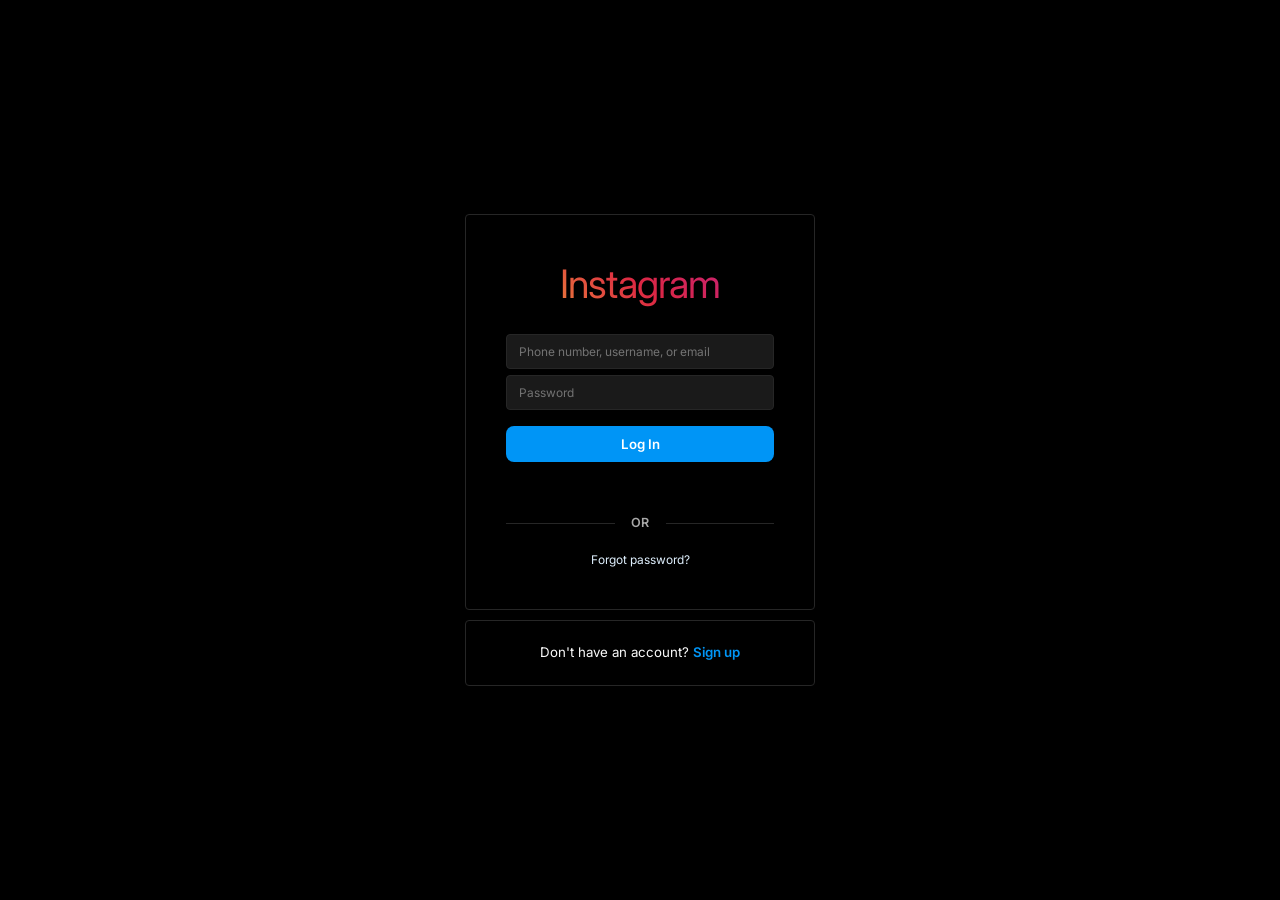
<file: Mini Instagram - Full Stack Social Media Platform/User/Frontend/index.html>
<!DOCTYPE html>
<html lang="en">
<head>
  <meta charset="UTF-8" />
  <meta name="viewport" content="width=device-width, initial-scale=1.0" />
  <meta name="description" content="Instagram Clone – Sign in or create an account to connect with friends, share photos and videos." />
  <title>Instagram – Login</title>
  <link rel="stylesheet" href="css/styles.css" />
</head>
<body>
  <div class="auth-page" id="auth-page">
    <div class="auth-container">
      <!-- Login Box -->
      <div class="auth-box" id="login-box">
        <div class="auth-logo">
          <div class="auth-logo-text">Instagram</div>
        </div>

        <form class="auth-form" id="login-form" autocomplete="off">
          <div class="auth-input-wrapper">
            <input type="text" id="login-email" placeholder=" " required />
            <label for="login-email">Phone number, username, or email</label>
          </div>
          <div class="auth-input-wrapper">
            <input type="password" id="login-password" placeholder=" " required minlength="8" />
            <label for="login-password">Password</label>
          </div>
          <button type="submit" class="auth-btn" id="login-btn">Log In</button>
          <div class="auth-error" id="login-error"></div>
        </form>

        <div class="auth-divider"><span>or</span></div>

        <p style="color: var(--text-link); font-size: 0.85rem; cursor: pointer; margin-top: 8px;">Forgot password?</p>
      </div>

      <div class="auth-switch-box">
        Don't have an account? <a id="show-register">Sign up</a>
      </div>

      <!-- Register Box (hidden by default) -->
      <div class="auth-box" id="register-box" style="display: none;">
        <div class="auth-logo">
          <div class="auth-logo-text">Instagram</div>
        </div>
        <p class="auth-subtitle">Sign up to see photos and videos from your friends.</p>

        <form class="auth-form" id="register-form" autocomplete="off">
          <div class="auth-input-wrapper">
            <input type="email" id="reg-email" placeholder=" " required />
            <label for="reg-email">Email</label>
          </div>
          <div class="auth-input-wrapper">
            <input type="text" id="reg-fullname" placeholder=" " required />
            <label for="reg-fullname">Full Name</label>
          </div>
          <div class="auth-input-wrapper">
            <input type="text" id="reg-username" placeholder=" " required />
            <label for="reg-username">Username</label>
          </div>
          <div class="auth-input-wrapper">
            <input type="tel" id="reg-phone" placeholder=" " />
            <label for="reg-phone">Phone Number</label>
          </div>
          <div class="auth-input-wrapper">
            <input type="date" id="reg-dob" placeholder=" " style="color-scheme: dark;" />
            <label for="reg-dob" style="top: 10px; font-size: 0.65rem; transform: translateY(0);">Date of Birth</label>
          </div>
          <div class="auth-input-wrapper">
            <input type="password" id="reg-password" placeholder=" " required minlength="8" />
            <label for="reg-password">Password</label>
          </div>
          <button type="submit" class="auth-btn" id="register-btn">Sign Up</button>
          <div class="auth-error" id="register-error"></div>
        </form>

        <p style="color: var(--text-tertiary); font-size: 0.75rem; margin-top: 12px; line-height: 1.5;">
          By signing up, you agree to our <span style="color: var(--text-link); cursor: pointer;">Terms</span>,
          <span style="color: var(--text-link); cursor: pointer;">Privacy Policy</span> and
          <span style="color: var(--text-link); cursor: pointer;">Cookies Policy</span>.
        </p>
      </div>

      <div class="auth-switch-box" id="register-switch-box" style="display: none;">
        Have an account? <a id="show-login">Log in</a>
      </div>
    </div>
  </div>

  <script src="js/data.js?v=13"></script>
  <script src="js/auth.js?v=13"></script>
</body>
</html>
</file>
<file: Mini Instagram - Full Stack Social Media Platform/User/Frontend/css/styles.css>
/* ============================================
   INSTAGRAM CLONE – DESIGN SYSTEM
   Dark mode, Instagram-authentic styling
   ============================================ */

@import url('https://fonts.googleapis.com/css2?family=Inter:wght@300;400;500;600;700&display=swap');

/* --- CSS Custom Properties --- */
:root {
  /* Colors – Instagram Dark Mode */
  --bg-primary: #000000;
  --bg-secondary: #121212;
  --bg-tertiary: #1a1a1a;
  --bg-elevated: #262626;
  --bg-hover: #1a1a1a;

  --text-primary: #fafafa;
  --text-secondary: #a8a8a8;
  --text-tertiary: #737373;
  --text-link: #e0f1ff;

  --border-color: #262626;
  --border-light: #363636;
  --separator: #1d1d1d;

  --accent-blue: #0095f6;
  --accent-blue-hover: #1877f2;
  --accent-red: #ed4956;
  --accent-green: #58c322;

  /* Instagram gradient */
  --gradient-ig: linear-gradient(45deg, #f09433, #e6683c, #dc2743, #cc2366, #bc1888);
  --gradient-ig-ring: conic-gradient(from 180deg, #f09433, #e6683c, #dc2743, #cc2366, #bc1888, #f09433);
  --gradient-story: linear-gradient(135deg, #feda75, #fa7e1e, #d62976, #962fbf, #4f5bd5);

  /* Sizing */
  --nav-height: 60px;
  --bottom-nav-height: 50px;
  --sidebar-width: 72px;
  --feed-width: 470px;
  --story-size: 64px;
  --avatar-sm: 32px;
  --avatar-md: 44px;
  --avatar-lg: 77px;
  --avatar-xl: 150px;

  /* Radius */
  --radius-sm: 4px;
  --radius-md: 8px;
  --radius-lg: 12px;
  --radius-xl: 16px;
  --radius-full: 9999px;

  /* Shadows */
  --shadow-sm: 0 1px 2px rgba(0,0,0,0.3);
  --shadow-md: 0 4px 12px rgba(0,0,0,0.4);
  --shadow-lg: 0 8px 30px rgba(0,0,0,0.5);
  --shadow-glow: 0 0 20px rgba(0,149,246,0.15);

  /* Transitions */
  --transition-fast: 150ms ease;
  --transition-base: 250ms ease;
  --transition-slow: 400ms cubic-bezier(0.25, 0.46, 0.45, 0.94);
}

/* --- Reset & Base --- */
*, *::before, *::after {
  margin: 0;
  padding: 0;
  box-sizing: border-box;
}

html {
  font-size: 14px;
  scroll-behavior: smooth;
  -webkit-font-smoothing: antialiased;
  -moz-osx-font-smoothing: grayscale;
}

body {
  font-family: 'Inter', -apple-system, BlinkMacSystemFont, 'Segoe UI', Roboto, sans-serif;
  background: var(--bg-primary);
  color: var(--text-primary);
  line-height: 1.5;
  overflow-x: hidden;
  min-height: 100vh;
}

a {
  color: inherit;
  text-decoration: none;
}

button {
  font-family: inherit;
  cursor: pointer;
  border: none;
  background: none;
  color: inherit;
  font-size: inherit;
}

input, textarea {
  font-family: inherit;
  font-size: inherit;
  color: var(--text-primary);
  background: transparent;
  border: none;
  outline: none;
}

img, video {
  display: block;
  max-width: 100%;
}

ul, ol {
  list-style: none;
}

/* --- Scrollbar --- */
::-webkit-scrollbar {
  width: 0;
  height: 0;
}

/* --- Utility Classes --- */
.visually-hidden {
  position: absolute;
  width: 1px;
  height: 1px;
  clip: rect(0 0 0 0);
  overflow: hidden;
}

.truncate {
  overflow: hidden;
  text-overflow: ellipsis;
  white-space: nowrap;
}

/* ============================================
   ANIMATIONS
   ============================================ */

@keyframes fadeIn {
  from { opacity: 0; }
  to { opacity: 1; }
}

@keyframes fadeInUp {
  from { opacity: 0; transform: translateY(20px); }
  to { opacity: 1; transform: translateY(0); }
}

@keyframes fadeInScale {
  from { opacity: 0; transform: scale(0.9); }
  to { opacity: 1; transform: scale(1); }
}

@keyframes slideUp {
  from { transform: translateY(100%); }
  to { transform: translateY(0); }
}

@keyframes slideDown {
  from { transform: translateY(-100%); }
  to { transform: translateY(0); }
}

@keyframes heartBurst {
  0% { transform: scale(0); opacity: 1; }
  50% { transform: scale(1.3); opacity: 1; }
  100% { transform: scale(1); opacity: 1; }
}

@keyframes heartFly {
  0% { transform: scale(0) rotate(0deg); opacity: 1; }
  50% { transform: scale(1.6) rotate(-5deg); opacity: 1; }
  100% { transform: scale(0) rotate(5deg); opacity: 0; }
}

@keyframes doubleTapHeart {
  0% { transform: translate(-50%, -50%) scale(0); opacity: 0; }
  15% { transform: translate(-50%, -50%) scale(1.2); opacity: 1; }
  30% { transform: translate(-50%, -50%) scale(0.95); opacity: 1; }
  45%, 80% { transform: translate(-50%, -50%) scale(1); opacity: 1; }
  100% { transform: translate(-50%, -50%) scale(0); opacity: 0; }
}

@keyframes storyRingRotate {
  from { transform: rotate(0deg); }
  to { transform: rotate(360deg); }
}

@keyframes shimmer {
  0% { background-position: -200% 0; }
  100% { background-position: 200% 0; }
}

@keyframes pulse {
  0%, 100% { opacity: 1; }
  50% { opacity: 0.5; }
}

@keyframes musicNote {
  0% { transform: translateY(0) rotate(0deg); opacity: 1; }
  100% { transform: translateY(-20px) rotate(20deg); opacity: 0; }
}

@keyframes spin {
  from { transform: rotate(0deg); }
  to { transform: rotate(360deg); }
}

@keyframes toastIn {
  from { transform: translateX(100%); opacity: 0; }
  to { transform: translateX(0); opacity: 1; }
}

@keyframes toastOut {
  from { transform: translateX(0); opacity: 1; }
  to { transform: translateX(100%); opacity: 0; }
}

/* ============================================
   AUTH PAGE (Login / Register)
   ============================================ */

.auth-page {
  min-height: 100vh;
  display: flex;
  align-items: center;
  justify-content: center;
  background: var(--bg-primary);
  padding: 20px;
}

.auth-container {
  width: 100%;
  max-width: 350px;
  animation: fadeInUp 0.6s ease;
}

.auth-box {
  background: var(--bg-primary);
  border: 1px solid var(--border-color);
  border-radius: var(--radius-sm);
  padding: 40px;
  margin-bottom: 10px;
  text-align: center;
}

.auth-logo {
  margin-bottom: 20px;
}

.auth-logo svg {
  width: 175px;
  height: 51px;
  fill: var(--text-primary);
}

.auth-logo-text {
  font-size: 2.8rem;
  font-weight: 400;
  background: var(--gradient-ig);
  -webkit-background-clip: text;
  -webkit-text-fill-color: transparent;
  background-clip: text;
  font-family: 'Instagram Sans', 'Inter', cursive;
  letter-spacing: -1px;
  margin-bottom: 8px;
}

.auth-subtitle {
  color: var(--text-secondary);
  font-size: 1.1rem;
  font-weight: 600;
  line-height: 1.4;
  margin-bottom: 24px;
}

.auth-form {
  display: flex;
  flex-direction: column;
  gap: 6px;
}

.auth-input-wrapper {
  position: relative;
  background: var(--bg-tertiary);
  border: 1px solid var(--border-color);
  border-radius: var(--radius-sm);
  transition: border-color var(--transition-fast);
}

.auth-input-wrapper:focus-within {
  border-color: var(--border-light);
}

.auth-input-wrapper input {
  width: 100%;
  padding: 14px 12px 4px;
  font-size: 0.85rem;
  background: transparent;
  color: var(--text-primary);
}

.auth-input-wrapper label {
  position: absolute;
  left: 12px;
  top: 50%;
  transform: translateY(-50%);
  color: var(--text-tertiary);
  font-size: 0.85rem;
  pointer-events: none;
  transition: all var(--transition-fast);
}

.auth-input-wrapper input:focus + label,
.auth-input-wrapper input:not(:placeholder-shown) + label {
  top: 10px;
  font-size: 0.65rem;
  transform: translateY(0);
}

.auth-btn {
  width: 100%;
  padding: 10px;
  margin-top: 10px;
  background: var(--accent-blue);
  color: #fff;
  font-weight: 600;
  font-size: 0.95rem;
  border-radius: var(--radius-md);
  transition: background var(--transition-fast), opacity var(--transition-fast);
  cursor: pointer;
  border: none;
}

.auth-btn:hover {
  background: var(--accent-blue-hover);
}

.auth-btn:disabled {
  opacity: 0.4;
  cursor: not-allowed;
}



.auth-divider {
  display: flex;
  align-items: center;
  gap: 16px;
  margin: 18px 0;
}

.auth-divider::before,
.auth-divider::after {
  content: '';
  flex: 1;
  height: 1px;
  background: var(--border-color);
}

.auth-divider span {
  color: var(--text-secondary);
  font-size: 0.9rem;
  font-weight: 600;
  text-transform: uppercase;
  letter-spacing: 0.5px;
}

.auth-switch-box {
  background: var(--bg-primary);
  border: 1px solid var(--border-color);
  border-radius: var(--radius-sm);
  padding: 22px 0;
  text-align: center;
  font-size: 0.95rem;
}

.auth-switch-box a {
  color: var(--accent-blue);
  font-weight: 600;
  cursor: pointer;
}

.auth-switch-box a:hover {
  color: var(--text-primary);
}

.auth-error {
  color: var(--accent-red);
  font-size: 0.85rem;
  margin-top: 8px;
  min-height: 20px;
}

/* ============================================
   TOP NAVIGATION BAR
   ============================================ */

.top-nav {
  position: fixed;
  top: 0;
  left: 0;
  right: 0;
  height: var(--nav-height);
  background: var(--bg-primary);
  border-bottom: 1px solid var(--border-color);
  display: flex;
  align-items: center;
  justify-content: space-between;
  padding: 0 16px;
  z-index: 100;
}

.top-nav__logo {
  font-size: 1.7rem;
  font-weight: 400;
  background: var(--gradient-ig);
  -webkit-background-clip: text;
  -webkit-text-fill-color: transparent;
  background-clip: text;
  letter-spacing: -0.5px;
  cursor: pointer;
}

.top-nav__actions {
  display: flex;
  align-items: center;
  gap: 16px;
}

.top-nav__actions button {
  position: relative;
  display: flex;
  align-items: center;
  justify-content: center;
  width: 24px;
  height: 24px;
  color: var(--text-primary);
  transition: transform var(--transition-fast);
}

.top-nav__actions button:hover {
  transform: scale(1.1);
}

.top-nav__actions button svg {
  width: 24px;
  height: 24px;
}

.notification-dot {
  position: absolute;
  top: -2px;
  right: -2px;
  width: 8px;
  height: 8px;
  background: var(--accent-red);
  border-radius: 50%;
  border: 2px solid var(--bg-primary);
}

/* ============================================
   BOTTOM NAVIGATION
   ============================================ */

.bottom-nav {
  position: fixed;
  bottom: 0;
  left: 0;
  right: 0;
  height: var(--bottom-nav-height);
  background: var(--bg-primary);
  border-top: 1px solid var(--border-color);
  display: flex;
  align-items: center;
  justify-content: space-around;
  z-index: 100;
  padding-bottom: env(safe-area-inset-bottom, 0);
}

.bottom-nav__item {
  display: flex;
  align-items: center;
  justify-content: center;
  width: 48px;
  height: 48px;
  color: var(--text-primary);
  transition: transform var(--transition-fast);
  position: relative;
}

.bottom-nav__item:hover {
  transform: scale(1.1);
}

.bottom-nav__item svg {
  width: 24px;
  height: 24px;
}

.bottom-nav__item.active svg {
  stroke-width: 2.5;
}

.bottom-nav__item--create {
  border: 1px solid var(--text-primary);
  border-radius: var(--radius-md);
  width: 28px;
  height: 28px;
}

.bottom-nav__avatar {
  width: 26px;
  height: 26px;
  border-radius: 50%;
  object-fit: cover;
  border: 2px solid transparent;
}

.bottom-nav__item.active .bottom-nav__avatar {
  border-color: var(--text-primary);
}

/* ============================================
   PAGE LAYOUT
   ============================================ */

.page {
  padding-top: var(--nav-height);
  padding-bottom: calc(var(--bottom-nav-height) + 10px);
  min-height: 100vh;
}

.feed-container {
  max-width: var(--feed-width);
  margin: 0 auto;
}

/* ============================================
   STORIES BAR
   ============================================ */

.stories-bar {
  display: flex;
  gap: 14px;
  padding: 16px 12px;
  overflow-x: auto;
  scrollbar-width: none;
  border-bottom: 1px solid var(--border-color);
}

.stories-bar::-webkit-scrollbar {
  display: none;
}

.story-item {
  display: flex;
  flex-direction: column;
  align-items: center;
  gap: 6px;
  cursor: pointer;
  flex-shrink: 0;
}

.story-ring {
  width: calc(var(--story-size) + 6px);
  height: calc(var(--story-size) + 6px);
  border-radius: 50%;
  padding: 3px;
  background: var(--gradient-story);
  transition: transform var(--transition-fast);
}

.story-ring:hover {
  transform: scale(1.05);
}

.story-ring.seen {
  background: var(--border-light);
}

.story-ring__inner {
  width: 100%;
  height: 100%;
  border-radius: 50%;
  border: 3px solid var(--bg-primary);
  overflow: hidden;
}

.story-ring__inner img {
  width: 100%;
  height: 100%;
  object-fit: cover;
}

.story-item__name {
  font-size: 0.75rem;
  color: var(--text-secondary);
  max-width: 70px;
  text-align: center;
  overflow: hidden;
  text-overflow: ellipsis;
  white-space: nowrap;
}

.story-item--add .story-ring {
  background: none;
  border: 1px solid var(--border-color);
  position: relative;
}

.story-item--add .story-ring::after {
  content: '+';
  position: absolute;
  bottom: -2px;
  right: -2px;
  width: 20px;
  height: 20px;
  background: var(--accent-blue);
  color: #fff;
  border-radius: 50%;
  border: 2px solid var(--bg-primary);
  display: flex;
  align-items: center;
  justify-content: center;
  font-size: 0.9rem;
  font-weight: 700;
}

/* ============================================
   POST CARD
   ============================================ */

.post-card {
  border-bottom: 1px solid var(--border-color);
  padding-bottom: 12px;
  margin-bottom: 12px;
  animation: fadeInUp 0.5s ease;
}

.post-card__header {
  display: flex;
  align-items: center;
  padding: 10px 12px;
  gap: 10px;
}

.post-card__avatar {
  width: var(--avatar-md);
  height: var(--avatar-md);
  border-radius: 50%;
  object-fit: cover;
  flex-shrink: 0;
  cursor: pointer;
}

.post-card__user-info {
  flex: 1;
  min-width: 0;
}

.post-card__username {
  font-weight: 600;
  font-size: 0.95rem;
  cursor: pointer;
}

.post-card__username:hover {
  opacity: 0.7;
}

.post-card__location {
  font-size: 0.8rem;
  color: var(--text-secondary);
}

.post-card__more {
  color: var(--text-primary);
  padding: 8px;
}

.post-card__more svg {
  width: 24px;
  height: 24px;
}

.post-card__image-wrapper {
  position: relative;
  width: 100%;
  background: var(--bg-secondary);
  cursor: pointer;
}

.post-card__image-wrapper img {
  width: 100%;
  aspect-ratio: 1;
  object-fit: cover;
}

.post-card__double-tap-heart {
  position: absolute;
  top: 50%;
  left: 50%;
  transform: translate(-50%, -50%) scale(0);
  width: 80px;
  height: 80px;
  pointer-events: none;
  filter: drop-shadow(0 2px 8px rgba(0,0,0,0.5));
}

.post-card__double-tap-heart.animate {
  animation: doubleTapHeart 1s ease forwards;
}

.post-card__actions {
  display: flex;
  align-items: center;
  padding: 6px 12px;
  gap: 14px;
}

.post-card__actions button {
  display: flex;
  align-items: center;
  justify-content: center;
  padding: 6px 0;
  color: var(--text-primary);
  transition: transform var(--transition-fast), color var(--transition-fast);
}

.post-card__actions button:hover {
  opacity: 0.7;
  transform: scale(1.1);
}

.post-card__actions button svg {
  width: 24px;
  height: 24px;
}

.post-card__actions .spacer {
  flex: 1;
}

.post-card__actions .liked svg {
  fill: var(--accent-red);
  color: var(--accent-red);
  animation: heartBurst 0.4s ease;
}

.post-card__actions .saved svg {
  fill: var(--text-primary);
}

.post-card__likes {
  padding: 0 12px;
  font-weight: 600;
  font-size: 0.95rem;
  margin-bottom: 4px;
}

.post-card__caption {
  padding: 0 12px;
  margin-bottom: 4px;
  font-size: 0.95rem;
  line-height: 1.4;
}

.post-card__caption strong {
  font-weight: 600;
  cursor: pointer;
  margin-right: 4px;
}

.post-card__view-comments {
  padding: 0 12px;
  color: var(--text-tertiary);
  font-size: 0.95rem;
  cursor: pointer;
  margin-bottom: 4px;
}

.post-card__time {
  padding: 0 12px;
  color: var(--text-tertiary);
  font-size: 0.7rem;
  text-transform: uppercase;
  letter-spacing: 0.3px;
}

.post-card__add-comment {
  display: flex;
  align-items: center;
  padding: 10px 12px;
  gap: 10px;
  border-top: 1px solid var(--border-color);
  margin-top: 8px;
}

.post-card__add-comment img {
  width: 28px;
  height: 28px;
  border-radius: 50%;
  object-fit: cover;
}

.post-card__add-comment input {
  flex: 1;
  font-size: 0.95rem;
  color: var(--text-primary);
}

.post-card__add-comment input::placeholder {
  color: var(--text-tertiary);
}

.post-card__add-comment button {
  color: var(--accent-blue);
  font-weight: 600;
  font-size: 0.95rem;
  opacity: 0.5;
  transition: opacity var(--transition-fast);
}

.post-card__add-comment button.active {
  opacity: 1;
  cursor: pointer;
}

/* ============================================
   COMMENTS MODAL
   ============================================ */

.modal-overlay {
  position: fixed;
  inset: 0;
  background: rgba(0,0,0,0.7);
  z-index: 200;
  display: flex;
  align-items: center;
  justify-content: center;
  animation: fadeIn 0.2s ease;
  backdrop-filter: blur(4px);
}

.modal-overlay.hidden {
  display: none;
}

.comments-modal {
  background: var(--bg-secondary);
  border-radius: var(--radius-xl);
  width: 90%;
  max-width: 420px;
  max-height: 80vh;
  display: flex;
  flex-direction: column;
  animation: fadeInScale 0.3s ease;
  overflow: hidden;
}

.comments-modal__header {
  display: flex;
  align-items: center;
  justify-content: center;
  padding: 14px 16px;
  border-bottom: 1px solid var(--border-color);
  position: relative;
}

.comments-modal__header h3 {
  font-size: 1.1rem;
  font-weight: 700;
}

.comments-modal__close {
  position: absolute;
  right: 16px;
  font-size: 1.4rem;
  color: var(--text-primary);
}

.comments-modal__list {
  flex: 1;
  overflow-y: auto;
  padding: 12px 16px;
}

.comment-item {
  display: flex;
  gap: 12px;
  margin-bottom: 16px;
  animation: fadeInUp 0.3s ease;
}

.comment-item__avatar {
  width: 32px;
  height: 32px;
  border-radius: 50%;
  object-fit: cover;
  flex-shrink: 0;
}

.comment-item__body {
  flex: 1;
}

.comment-item__username {
  font-weight: 600;
  font-size: 0.9rem;
  margin-right: 6px;
}

.comment-item__text {
  font-size: 0.9rem;
  line-height: 1.4;
}

.comment-item__time {
  font-size: 0.75rem;
  color: var(--text-tertiary);
  margin-top: 4px;
}

.comment-item__like {
  flex-shrink: 0;
  align-self: center;
  color: var(--text-tertiary);
}

.comment-item__like svg {
  width: 14px;
  height: 14px;
}

.comments-modal__input {
  display: flex;
  align-items: center;
  padding: 12px 16px;
  border-top: 1px solid var(--border-color);
  gap: 12px;
}

.comments-modal__input img {
  width: 32px;
  height: 32px;
  border-radius: 50%;
}

.comments-modal__input input {
  flex: 1;
  font-size: 0.95rem;
}

.comments-modal__input input::placeholder {
  color: var(--text-tertiary);
}

.comments-modal__input button {
  color: var(--accent-blue);
  font-weight: 600;
  opacity: 0.5;
}

.comments-modal__input button.active {
  opacity: 1;
}

/* ============================================
   EXPLORE PAGE
   ============================================ */

.explore-search {
  position: sticky;
  top: var(--nav-height);
  z-index: 50;
  padding: 10px 12px;
  background: var(--bg-primary);
}

.explore-search__input {
  width: 100%;
  padding: 10px 16px 10px 40px;
  background: var(--bg-elevated);
  border-radius: var(--radius-md);
  color: var(--text-primary);
  font-size: 1rem;
  border: none;
  outline: none;
  transition: background var(--transition-fast);
}

.explore-search__input::placeholder {
  color: var(--text-tertiary);
}

.explore-search__input:focus {
  background: var(--bg-tertiary);
}

.explore-search__icon {
  position: absolute;
  left: 24px;
  top: 50%;
  transform: translateY(-50%);
  color: var(--text-tertiary);
  pointer-events: none;
}

.explore-search__icon svg {
  width: 16px;
  height: 16px;
}

.explore-search {
  position: relative;
}

.explore-grid {
  display: grid;
  grid-template-columns: repeat(3, 1fr);
  gap: 2px;
  padding: 2px;
}

.explore-grid__item {
  position: relative;
  aspect-ratio: 1;
  overflow: hidden;
  cursor: pointer;
  background: var(--bg-secondary);
}

.explore-grid__item.large {
  grid-column: span 2;
  grid-row: span 2;
}

.explore-grid__item img {
  width: 100%;
  height: 100%;
  object-fit: cover;
  transition: transform var(--transition-base), filter var(--transition-base);
}

.explore-grid__item:hover img {
  transform: scale(1.05);
  filter: brightness(0.7);
}

.explore-grid__overlay {
  position: absolute;
  inset: 0;
  display: flex;
  align-items: center;
  justify-content: center;
  gap: 24px;
  opacity: 0;
  transition: opacity var(--transition-base);
  background: rgba(0,0,0,0.3);
}

.explore-grid__item:hover .explore-grid__overlay {
  opacity: 1;
}

.explore-grid__stat {
  display: flex;
  align-items: center;
  gap: 6px;
  color: #fff;
  font-weight: 700;
  font-size: 1rem;
}

.explore-grid__stat svg {
  width: 20px;
  height: 20px;
  fill: #fff;
}

.explore-grid__item--reel::after {
  content: '';
  position: absolute;
  top: 8px;
  right: 8px;
  width: 20px;
  height: 20px;
  background: url("data:image/svg+xml,%3Csvg xmlns='http://www.w3.org/2000/svg' fill='white' viewBox='0 0 24 24'%3E%3Cpath d='M12 2C6.48 2 2 6.48 2 12s4.48 10 10 10 10-4.48 10-10S17.52 2 12 2zm-2 14.5v-9l6 4.5-6 4.5z'/%3E%3C/svg%3E") no-repeat center / contain;
  filter: drop-shadow(0 1px 4px rgba(0,0,0,0.5));
}

.explore-grid__item--multi::after {
  content: '';
  position: absolute;
  top: 8px;
  right: 8px;
  width: 20px;
  height: 20px;
  background: url("data:image/svg+xml,%3Csvg xmlns='http://www.w3.org/2000/svg' fill='white' viewBox='0 0 24 24'%3E%3Cpath d='M18 2H8a2 2 0 00-2 2v12a2 2 0 002 2h10a2 2 0 002-2V4a2 2 0 00-2-2zm-4 14H4V6h2v10a2 2 0 002 2h6v-2z'/%3E%3C/svg%3E") no-repeat center / contain;
  filter: drop-shadow(0 1px 4px rgba(0,0,0,0.5));
}

/* ============================================
   REELS PAGE
   ============================================ */

.reels-page {
  padding-top: 0;
}

.reels-page .top-nav {
  background: transparent;
  border: none;
  pointer-events: none;
  z-index: 101;
}

.reels-page .top-nav > * {
  pointer-events: auto;
}

.reels-container {
  height: 100vh;
  max-width: var(--feed-width);
  margin: 0 auto;
  overflow-y: scroll;
  scroll-snap-type: y mandatory;
  scroll-behavior: smooth;
  background-color: var(--bg-primary); /* Ensure background is solid behind reels */
}

.reel-item {
  height: 100vh;
  scroll-snap-align: start;
  position: relative;
  display: flex;
  align-items: center;
  justify-content: center;
  background: var(--bg-primary);
  overflow: hidden;
}

.reel-item__media {
  position: absolute;
  inset: 0;
  width: 100%;
  height: 100%;
  object-fit: cover;
}

.reel-item__gradient {
  position: absolute;
  inset: 0;
  background: linear-gradient(transparent 60%, rgba(0,0,0,0.8));
  pointer-events: none;
}

.reel-item__content {
  position: absolute;
  bottom: calc(var(--bottom-nav-height) + 16px);
  left: 12px;
  right: 64px;
  z-index: 10;
}

.reel-item__user {
  display: flex;
  align-items: center;
  gap: 10px;
  margin-bottom: 10px;
}

.reel-item__avatar {
  width: 36px;
  height: 36px;
  border-radius: 50%;
  object-fit: cover;
  border: 2px solid #fff;
}

.reel-item__username {
  font-weight: 700;
  font-size: 0.95rem;
  color: #fff;
  text-shadow: 0 1px 4px rgba(0,0,0,0.5);
}

.reel-item__follow-btn {
  padding: 4px 14px;
  border: 1px solid #fff;
  border-radius: var(--radius-md);
  color: #fff;
  font-weight: 600;
  font-size: 0.85rem;
  transition: all var(--transition-fast);
}

.reel-item__follow-btn:hover {
  background: #fff;
  color: #000;
}

.reel-item__caption {
  color: #fff;
  font-size: 0.9rem;
  line-height: 1.4;
  margin-bottom: 10px;
  text-shadow: 0 1px 4px rgba(0,0,0,0.5);
  display: -webkit-box;
  -webkit-line-clamp: 2;
  -webkit-box-orient: vertical;
  overflow: hidden;
}

.reel-item__audio {
  display: flex;
  align-items: center;
  gap: 8px;
  color: #fff;
  font-size: 0.85rem;
  text-shadow: 0 1px 4px rgba(0,0,0,0.5);
}

.reel-item__audio-icon {
  display: flex;
  animation: pulse 1.5s ease infinite;
}

.reel-item__audio-icon svg {
  width: 14px;
  height: 14px;
}

.reel-item__actions {
  position: absolute;
  bottom: calc(var(--bottom-nav-height) + 20px);
  right: 12px;
  display: flex;
  flex-direction: column;
  align-items: center;
  gap: 20px;
  z-index: 10;
}

.reel-action {
  display: flex;
  flex-direction: column;
  align-items: center;
  gap: 4px;
  color: #fff;
  cursor: pointer;
  transition: transform var(--transition-fast);
}

.reel-action:hover {
  transform: scale(1.15);
}

.reel-action svg {
  width: 28px;
  height: 28px;
  filter: drop-shadow(0 1px 4px rgba(0,0,0,0.5));
}

.reel-action__count {
  font-size: 0.75rem;
  font-weight: 600;
  text-shadow: 0 1px 4px rgba(0,0,0,0.5);
}

.reel-action.liked svg {
  fill: var(--accent-red);
  color: var(--accent-red);
}

.reel-item__audio-disc {
  width: 36px;
  height: 36px;
  border-radius: 50%;
  border: 2px solid #444;
  overflow: hidden;
  animation: spin 3s linear infinite;
}

.reel-item__audio-disc img {
  width: 100%;
  height: 100%;
  object-fit: cover;
}

/* ============================================
   PROFILE PAGE
   ============================================ */

.profile-header {
  padding: 20px 16px 0;
}

.profile-header__top {
  display: flex;
  align-items: center;
  gap: 24px;
  margin-bottom: 16px;
}

.profile-header__avatar-wrapper {
  flex-shrink: 0;
}

.profile-header__avatar {
  width: var(--avatar-xl);
  height: var(--avatar-xl);
  border-radius: 50%;
  object-fit: cover;
  border: 3px solid var(--border-color);
}

.profile-header__info {
  flex: 1;
  min-width: 0;
}

.profile-header__username-row {
  display: flex;
  align-items: center;
  gap: 12px;
  margin-bottom: 16px;
  flex-wrap: wrap;
}

.profile-header__username {
  font-size: 1.4rem;
  font-weight: 400;
}

.profile-header__verified {
  color: var(--accent-blue);
}

.profile-header__verified svg {
  width: 18px;
  height: 18px;
}

.profile-edit-btn {
  padding: 7px 16px;
  background: var(--bg-elevated);
  border-radius: var(--radius-md);
  font-weight: 600;
  font-size: 0.9rem;
  transition: background var(--transition-fast);
}

.profile-edit-btn:hover {
  background: var(--border-light);
}

.profile-share-btn {
  padding: 7px 16px;
  background: var(--bg-elevated);
  border-radius: var(--radius-md);
  font-weight: 600;
  font-size: 0.9rem;
  transition: background var(--transition-fast);
}

.profile-share-btn:hover {
  background: var(--border-light);
}

.profile-settings-btn {
  color: var(--text-primary);
}

.profile-settings-btn svg {
  width: 24px;
  height: 24px;
}

.profile-header__stats {
  display: flex;
  gap: 28px;
  margin-bottom: 4px;
}

.profile-stat {
  text-align: center;
  cursor: pointer;
}

.profile-stat__count {
  font-weight: 700;
  font-size: 1.1rem;
}

.profile-stat__label {
  color: var(--text-secondary);
  font-size: 0.9rem;
}

.profile-header__bio {
  padding: 0 16px 16px;
}

.profile-header__fullname {
  font-weight: 600;
  font-size: 0.95rem;
  margin-bottom: 2px;
}

.profile-header__bio-text {
  font-size: 0.95rem;
  line-height: 1.4;
  color: var(--text-primary);
  white-space: pre-line;
}

.profile-header__bio-link {
  color: var(--text-link);
  font-weight: 500;
}

/* Story highlights */
.profile-highlights {
  display: flex;
  gap: 16px;
  padding: 10px 16px 20px;
  overflow-x: auto;
  scrollbar-width: none;
}

.profile-highlights::-webkit-scrollbar {
  display: none;
}

.profile-highlight {
  display: flex;
  flex-direction: column;
  align-items: center;
  gap: 6px;
  flex-shrink: 0;
  cursor: pointer;
}

.profile-highlight__circle {
  width: 64px;
  height: 64px;
  border-radius: 50%;
  border: 1px solid var(--border-light);
  overflow: hidden;
  display: flex;
  align-items: center;
  justify-content: center;
  background: var(--bg-tertiary);
}

.profile-highlight__circle img {
  width: 100%;
  height: 100%;
  object-fit: cover;
}

.profile-highlight__name {
  font-size: 0.75rem;
  color: var(--text-secondary);
  max-width: 64px;
  text-align: center;
  overflow: hidden;
  text-overflow: ellipsis;
  white-space: nowrap;
}

.profile-highlight--add .profile-highlight__circle {
  font-size: 2rem;
  font-weight: 300;
  color: var(--text-primary);
}

/* Profile Tabs */
.profile-tabs {
  display: flex;
  border-top: 1px solid var(--border-color);
}

.profile-tab {
  flex: 1;
  display: flex;
  align-items: center;
  justify-content: center;
  padding: 14px 0;
  color: var(--text-tertiary);
  border-top: 1px solid transparent;
  margin-top: -1px;
  transition: color var(--transition-fast);
  cursor: pointer;
}

.profile-tab.active {
  color: var(--text-primary);
  border-top-color: var(--text-primary);
}

.profile-tab svg {
  width: 12px;
  height: 12px;
}

/* Profile Grid */
.profile-grid {
  display: grid;
  grid-template-columns: repeat(3, 1fr);
  gap: 2px;
}

.profile-grid__item {
  aspect-ratio: 1;
  position: relative;
  cursor: pointer;
  overflow: hidden;
  background: var(--bg-secondary);
}

.profile-grid__item img {
  width: 100%;
  height: 100%;
  object-fit: cover;
  transition: filter var(--transition-base);
}

.profile-grid__item:hover img {
  filter: brightness(0.7);
}

.profile-grid__item-overlay {
  position: absolute;
  inset: 0;
  display: flex;
  align-items: center;
  justify-content: center;
  gap: 20px;
  opacity: 0;
  transition: opacity var(--transition-base);
}

.profile-grid__item:hover .profile-grid__item-overlay {
  opacity: 1;
}

.profile-grid__item-stat {
  display: flex;
  align-items: center;
  gap: 4px;
  color: #fff;
  font-weight: 700;
  font-size: 0.9rem;
}

.profile-grid__item-stat svg {
  width: 18px;
  height: 18px;
  fill: #fff;
}

/* ============================================
   MESSAGES PAGE
   ============================================ */

.messages-layout {
  display: flex;
  height: calc(100vh - var(--nav-height) - var(--bottom-nav-height));
}

.messages-sidebar {
  width: 100%;
  max-width: 400px;
  border-right: 1px solid var(--border-color);
  display: flex;
  flex-direction: column;
}

.messages-sidebar__header {
  display: flex;
  align-items: center;
  justify-content: space-between;
  padding: 16px;
  border-bottom: 1px solid var(--border-color);
}

.messages-sidebar__header h2 {
  font-size: 1.3rem;
  font-weight: 700;
}

.messages-sidebar__new-btn svg {
  width: 24px;
  height: 24px;
}

.messages-tabs {
  display: flex;
  padding: 4px 16px;
  gap: 4px;
  border-bottom: 1px solid var(--border-color);
}

.messages-tab {
  padding: 10px 16px;
  font-weight: 600;
  font-size: 0.95rem;
  color: var(--text-tertiary);
  border-radius: var(--radius-md);
  transition: all var(--transition-fast);
}

.messages-tab.active {
  color: var(--text-primary);
  background: var(--bg-elevated);
}

.messages-list {
  flex: 1;
  overflow-y: auto;
}

.message-preview {
  display: flex;
  align-items: center;
  gap: 12px;
  padding: 10px 16px;
  cursor: pointer;
  transition: background var(--transition-fast);
}

.message-preview:hover {
  background: var(--bg-hover);
}

.message-preview.active {
  background: var(--bg-elevated);
}

.message-preview.unread {
  background: var(--bg-tertiary);
}

.message-preview__avatar {
  width: 56px;
  height: 56px;
  border-radius: 50%;
  object-fit: cover;
  flex-shrink: 0;
  position: relative;
}

.message-preview__online-dot {
  position: absolute;
  bottom: 2px;
  right: 2px;
  width: 12px;
  height: 12px;
  background: var(--accent-green);
  border-radius: 50%;
  border: 2px solid var(--bg-primary);
}

.message-preview__info {
  flex: 1;
  min-width: 0;
}

.message-preview__name {
  font-weight: 400;
  font-size: 0.95rem;
  margin-bottom: 2px;
}

.message-preview.unread .message-preview__name {
  font-weight: 700;
}

.message-preview__last-msg {
  color: var(--text-tertiary);
  font-size: 0.9rem;
  overflow: hidden;
  text-overflow: ellipsis;
  white-space: nowrap;
}

.message-preview__unread-dot {
  width: 8px;
  height: 8px;
  background: var(--accent-blue);
  border-radius: 50%;
  flex-shrink: 0;
}

/* Chat area */
.messages-chat {
  flex: 1;
  display: flex;
  flex-direction: column;
  min-width: 0;
}

.messages-chat__header {
  display: flex;
  align-items: center;
  gap: 12px;
  padding: 16px;
  border-bottom: 1px solid var(--border-color);
}

.messages-chat__avatar {
  width: 44px;
  height: 44px;
  border-radius: 50%;
  object-fit: cover;
}

.messages-chat__name {
  font-weight: 600;
  font-size: 1rem;
}

.messages-chat__status {
  font-size: 0.8rem;
  color: var(--text-tertiary);
}

.messages-chat__body {
  flex: 1;
  overflow-y: auto;
  padding: 16px;
  display: flex;
  flex-direction: column;
  gap: 8px;
}

.chat-bubble {
  max-width: 65%;
  padding: 10px 14px;
  border-radius: 18px;
  font-size: 0.95rem;
  line-height: 1.4;
  animation: fadeInUp 0.2s ease;
}

.chat-bubble--sent {
  align-self: flex-end;
  background: var(--accent-blue);
  color: #fff;
  border-bottom-right-radius: 4px;
}

.chat-bubble--received {
  align-self: flex-start;
  background: var(--bg-elevated);
  color: var(--text-primary);
  border-bottom-left-radius: 4px;
}

.chat-bubble__time {
  font-size: 0.7rem;
  color: rgba(255,255,255,0.6);
  margin-top: 4px;
  text-align: right;
}

.chat-bubble--received .chat-bubble__time {
  color: var(--text-tertiary);
}

.messages-chat__input-bar {
  display: flex;
  align-items: center;
  gap: 12px;
  padding: 12px 16px;
  border-top: 1px solid var(--border-color);
}

.messages-chat__input-bar input {
  flex: 1;
  padding: 10px 16px;
  background: var(--bg-elevated);
  border: 1px solid var(--border-color);
  border-radius: var(--radius-full);
  color: var(--text-primary);
  font-size: 0.95rem;
}

.messages-chat__input-bar input::placeholder {
  color: var(--text-tertiary);
}

.messages-chat__input-bar button {
  color: var(--accent-blue);
  font-weight: 600;
  font-size: 1rem;
}

.messages-chat__empty {
  flex: 1;
  display: flex;
  flex-direction: column;
  align-items: center;
  justify-content: center;
  gap: 12px;
  color: var(--text-tertiary);
}

.messages-chat__empty-icon {
  width: 80px;
  height: 80px;
  border-radius: 50%;
  border: 3px solid var(--text-tertiary);
  display: flex;
  align-items: center;
  justify-content: center;
}

.messages-chat__empty-icon svg {
  width: 40px;
  height: 40px;
}

.messages-chat__empty h3 {
  color: var(--text-primary);
  font-size: 1.3rem;
}

.messages-chat__empty p {
  font-size: 0.95rem;
}

.messages-chat__empty button {
  margin-top: 8px;
  padding: 8px 20px;
  background: var(--accent-blue);
  color: #fff;
  border-radius: var(--radius-md);
  font-weight: 600;
}

/* ============================================
   CREATE POST MODAL
   ============================================ */

.create-modal {
  background: var(--bg-secondary);
  border-radius: var(--radius-xl);
  width: 90%;
  max-width: 500px;
  animation: fadeInScale 0.3s ease;
  overflow: hidden;
}

.create-modal__header {
  display: flex;
  align-items: center;
  justify-content: space-between;
  padding: 14px 16px;
  border-bottom: 1px solid var(--border-color);
}

.create-modal__header h3 {
  font-size: 1.1rem;
  font-weight: 700;
  flex: 1;
  text-align: center;
}

.create-modal__header button {
  color: var(--accent-blue);
  font-weight: 600;
}

.create-modal__body {
  padding: 24px;
  text-align: center;
}

.create-modal__upload-area {
  border: 2px dashed var(--border-light);
  border-radius: var(--radius-lg);
  padding: 48px 24px;
  display: flex;
  flex-direction: column;
  align-items: center;
  gap: 16px;
  cursor: pointer;
  transition: border-color var(--transition-fast), background var(--transition-fast);
}

.create-modal__upload-area:hover {
  border-color: var(--accent-blue);
  background: rgba(0,149,246,0.05);
}

.create-modal__upload-area svg {
  width: 64px;
  height: 64px;
  color: var(--text-secondary);
}

.create-modal__upload-area p {
  color: var(--text-secondary);
  font-size: 1.1rem;
}

.create-modal__upload-btn {
  padding: 8px 20px;
  background: var(--accent-blue);
  color: #fff;
  border-radius: var(--radius-md);
  font-weight: 600;
}

/* ============================================
   STORY VIEWER
   ============================================ */

.story-viewer {
  position: fixed;
  inset: 0;
  background: #000;
  z-index: 300;
  display: flex;
  align-items: center;
  justify-content: center;
  animation: fadeIn 0.3s ease;
}

.story-viewer.hidden {
  display: none;
}

.story-viewer__close {
  position: absolute;
  top: 16px;
  right: 16px;
  color: #fff;
  font-size: 1.8rem;
  z-index: 400;
  cursor: pointer;
  background: none;
  border: none;
  padding: 8px;
}

.story-viewer__delete {
  position: absolute;
  top: 16px;
  right: 56px;
  color: #fff;
  z-index: 400;
  cursor: pointer;
  background: none;
  border: none;
  padding: 8px;
}

.story-viewer__progress {
  position: absolute;
  top: 8px;
  left: 12px;
  right: 12px;
  display: flex;
  gap: 4px;
  z-index: 310;
}

.story-viewer__progress-bar {
  flex: 1;
  height: 2px;
  background: rgba(255,255,255,0.3);
  border-radius: 1px;
  overflow: hidden;
}

.story-viewer__progress-fill {
  height: 100%;
  background: #fff;
  border-radius: 1px;
  transition: width 0.1s linear;
}

.story-viewer__user {
  position: absolute;
  top: 20px;
  left: 12px;
  display: flex;
  align-items: center;
  gap: 10px;
  z-index: 310;
}

.story-viewer__user img {
  width: 36px;
  height: 36px;
  border-radius: 50%;
  object-fit: cover;
  border: 2px solid #fff;
}

.story-viewer__user-name {
  color: #fff;
  font-weight: 600;
  font-size: 0.95rem;
  text-shadow: 0 1px 4px rgba(0,0,0,0.5);
}

.story-viewer__user-time {
  color: rgba(255,255,255,0.7);
  font-size: 0.8rem;
  text-shadow: 0 1px 4px rgba(0,0,0,0.5);
}

.story-viewer__image {
  max-width: 100%;
  max-height: 100vh;
  object-fit: contain;
}

.story-viewer__nav {
  position: absolute;
  top: 0;
  bottom: 0;
  width: 40%;
  cursor: pointer;
  z-index: 305;
}

.story-viewer__nav--prev {
  left: 0;
}

.story-viewer__nav--next {
  right: 0;
}

.story-viewer__reply {
  position: absolute;
  bottom: 16px;
  left: 12px;
  right: 12px;
  display: flex;
  align-items: center;
  gap: 12px;
  z-index: 310;
}

.story-viewer__reply input {
  flex: 1;
  padding: 10px 16px;
  border: 1px solid rgba(255,255,255,0.3);
  border-radius: var(--radius-full);
  color: #fff;
  font-size: 0.95rem;
  background: transparent;
}

.story-viewer__reply input::placeholder {
  color: rgba(255,255,255,0.5);
}

/* ============================================
   TOAST NOTIFICATIONS
   ============================================ */

.toast-container {
  position: fixed;
  bottom: calc(var(--bottom-nav-height) + 16px);
  right: 16px;
  z-index: 500;
  display: flex;
  flex-direction: column;
  gap: 8px;
}

.toast {
  padding: 12px 20px;
  background: var(--bg-elevated);
  border-radius: var(--radius-md);
  color: var(--text-primary);
  font-size: 0.9rem;
  font-weight: 500;
  box-shadow: var(--shadow-lg);
  animation: toastIn 0.3s ease;
  border-left: 3px solid var(--accent-blue);
}

.toast.removing {
  animation: toastOut 0.3s ease forwards;
}

/* ============================================
   POST DETAIL MODAL (from explore/profile)
   ============================================ */

.post-detail-modal {
  background: var(--bg-secondary);
  border-radius: var(--radius-lg);
  width: 90%;
  max-width: 900px;
  max-height: 90vh;
  display: flex;
  animation: fadeInScale 0.3s ease;
  overflow: hidden;
}

.post-detail-modal__image {
  flex: 1;
  min-width: 0;
  background: #000;
  display: flex;
  align-items: center;
}

.post-detail-modal__image img {
  width: 100%;
  aspect-ratio: 1;
  object-fit: cover;
}

.post-detail-modal__sidebar {
  width: 340px;
  display: flex;
  flex-direction: column;
  border-left: 1px solid var(--border-color);
}

.post-detail-modal__header {
  display: flex;
  align-items: center;
  gap: 10px;
  padding: 14px 16px;
  border-bottom: 1px solid var(--border-color);
}

.post-detail-modal__header img {
  width: 36px;
  height: 36px;
  border-radius: 50%;
  object-fit: cover;
}

.post-detail-modal__header-username {
  font-weight: 600;
  font-size: 0.95rem;
}

.post-detail-modal__comments {
  flex: 1;
  overflow-y: auto;
  padding: 14px 16px;
}

.post-detail-modal__actions {
  border-top: 1px solid var(--border-color);
  padding: 10px 16px;
}

/* ============================================
   LOADING / SKELETON
   ============================================ */

.skeleton {
  background: linear-gradient(90deg, var(--bg-elevated) 25%, var(--bg-tertiary) 50%, var(--bg-elevated) 75%);
  background-size: 200% 100%;
  animation: shimmer 1.5s infinite;
  border-radius: var(--radius-sm);
}

.skeleton-circle {
  border-radius: 50%;
}

/* ============================================
   RESPONSIVE
   ============================================ */

@media (max-width: 768px) {
  .messages-layout {
    flex-direction: column;
  }

  .messages-sidebar {
    max-width: 100%;
  }

  .messages-chat {
    display: none;
  }

  .messages-chat.active {
    display: flex;
    position: fixed;
    inset: 0;
    z-index: 150;
    background: var(--bg-primary);
    padding-top: var(--nav-height);
    padding-bottom: var(--bottom-nav-height);
  }

  .post-detail-modal {
    flex-direction: column;
    max-width: 95%;
  }

  .post-detail-modal__sidebar {
    width: 100%;
    border-left: none;
    border-top: 1px solid var(--border-color);
    max-height: 300px;
  }

  .profile-header__top {
    gap: 16px;
  }

  .profile-header__avatar {
    width: 86px;
    height: 86px;
  }
}

@media (min-width: 769px) {
  .feed-container {
    padding: 0 16px;
  }
}

/* ============================================
   SETTINGS SLIDE & EDIT PROFILE MODAL
   ============================================ */

.settings-slide {
  background: var(--bg-primary);
  width: 100%;
  border-top-left-radius: var(--radius-xl);
  border-top-right-radius: var(--radius-xl);
  padding: 12px 16px 30px;
  animation: slideUp 0.3s ease-out;
}

.settings-slide__bar {
  width: 40px;
  height: 4px;
  background: var(--border-light);
  border-radius: 2px;
  margin: 0 auto 16px;
}

.settings-slide__items {
  display: flex;
  flex-direction: column;
}

.settings-slide__item {
  display: flex;
  align-items: center;
  gap: 12px;
  padding: 16px 0;
  font-size: 1rem;
  font-weight: 400;
  cursor: pointer;
  color: var(--text-primary);
  transition: opacity var(--transition-fast);
}

.settings-slide__item:hover {
  opacity: 0.7;
}

.settings-slide__item svg {
  width: 24px;
  height: 24px;
}

.edit-profile-modal {
  background: var(--bg-primary);
  width: 100%;
  height: 100%;
  max-width: 500px;
  margin: 0 auto;
  display: flex;
  flex-direction: column;
  animation: slideUp 0.3s ease-out;
}

.edit-field {
  margin-bottom: 20px;
}

.edit-field label {
  display: block;
  font-size: 0.85rem;
  font-weight: 600;
  color: var(--text-secondary);
  margin-bottom: 8px;
}

.edit-field input[type="text"],
.edit-field textarea {
  width: 100%;
  padding: 10px;
  border: 1px solid var(--border-color);
  background: var(--bg-tertiary);
  color: var(--text-primary);
  border-radius: var(--radius-md);
  font-size: 0.95rem;
}

.edit-field input:focus,
.edit-field textarea:focus {
  border-color: var(--text-secondary);
}

/* Toggle Switch for Private Account */
.switch {
  position: relative;
  display: inline-block;
  width: 44px;
  height: 24px;
}

.switch input { 
  opacity: 0;
  width: 0;
  height: 0;
}

.slider {
  position: absolute;
  cursor: pointer;
  top: 0;
  left: 0;
  right: 0;
  bottom: 0;
  background-color: var(--border-light);
  transition: .4s;
}

.slider:before {
  position: absolute;
  content: "";
  height: 18px;
  width: 18px;
  left: 3px;
  bottom: 3px;
  background-color: white;
  transition: .4s;
}

input:checked + .slider {
  background-color: var(--accent-blue);
}

input:checked + .slider:before {
  transform: translateX(20px);
}

.slider.round {
  border-radius: 24px;
}

.slider.round:before {
  border-radius: 50%;
}

.reel-audio-toggle-btn {
  position: absolute;
  top: 70px;
  right: 16px;
  width: 38px;
  height: 38px;
  border-radius: 50%;
  background: rgba(0, 0, 0, 0.55);
  backdrop-filter: blur(4px);
  color: #fff;
  display: flex;
  align-items: center;
  justify-content: center;
  cursor: pointer;
  z-index: 10;
  border: 1px solid rgba(255, 255, 255, 0.2);
  transition: transform var(--transition-fast), background var(--transition-fast);
}

.reel-audio-toggle-btn:hover {
  transform: scale(1.1);
  background: rgba(0, 0, 0, 0.8);
}

.post-video-audio-btn {
  position: absolute;
  bottom: 14px;
  right: 14px;
  width: 32px;
  height: 32px;
  border-radius: 50%;
  background: rgba(0, 0, 0, 0.65);
  backdrop-filter: blur(4px);
  color: #fff;
  display: flex;
  align-items: center;
  justify-content: center;
  cursor: pointer;
  z-index: 10;
  border: 1px solid rgba(255, 255, 255, 0.25);
  transition: transform var(--transition-fast), background var(--transition-fast);
}

.post-video-audio-btn:hover {
  transform: scale(1.1);
  background: rgba(0, 0, 0, 0.85);
}

.story-add-badge {
  position: absolute;
  bottom: 18px;
  right: 2px;
  width: 20px;
  height: 20px;
  background: var(--accent-blue);
  color: #fff;
  border-radius: 50%;
  border: 2px solid var(--bg-primary);
  display: flex;
  align-items: center;
  justify-content: center;
  font-size: 0.95rem;
  font-weight: 700;
  cursor: pointer;
  z-index: 2;
  transition: transform var(--transition-fast);
}

.story-add-badge:hover {
  transform: scale(1.18);
}


/* ============================================
   FOLLOWERS / FOLLOWING MODAL
   ============================================ */
.profile-stat.clickable {
  cursor: pointer;
  user-select: none;
  transition: opacity var(--transition-fast);
}

.profile-stat.clickable:hover {
  opacity: 0.75;
}

.follow-modal {
  background: var(--bg-secondary);
  border-radius: var(--radius-xl);
  width: 90%;
  max-width: 420px;
  max-height: 75vh;
  display: flex;
  flex-direction: column;
  overflow: hidden;
  animation: fadeInScale 0.25s ease;
  border: 1px solid var(--border-color);
}

.follow-modal__header {
  display: flex;
  align-items: center;
  justify-content: center;
  position: relative;
  padding: 14px 16px;
  border-bottom: 1px solid var(--border-color);
}

.follow-modal__header h3 {
  font-size: 1.05rem;
  font-weight: 700;
  color: var(--text-primary);
}

.follow-modal__close {
  position: absolute;
  right: 14px;
  background: none;
  border: none;
  color: var(--text-primary);
  font-size: 1.5rem;
  cursor: pointer;
  line-height: 1;
  display: flex;
  align-items: center;
  justify-content: center;
  width: 32px;
  height: 32px;
  border-radius: 50%;
  transition: background var(--transition-fast);
}

.follow-modal__close:hover {
  background: rgba(255, 255, 255, 0.08);
}

.follow-modal__search-box {
  padding: 10px 16px;
  border-bottom: 1px solid var(--border-color);
}

.follow-modal__search-input {
  width: 100%;
  padding: 8px 12px;
  border-radius: var(--radius-md);
  border: 1px solid var(--border-color);
  background: var(--bg-primary);
  color: var(--text-primary);
  font-size: 0.9rem;
  outline: none;
}

.follow-modal__search-input:focus {
  border-color: var(--text-secondary);
}

.follow-modal__list {
  flex: 1;
  overflow-y: auto;
  padding: 10px 12px;
  display: flex;
  flex-direction: column;
  gap: 6px;
  min-height: 140px;
}

.follow-user-item {
  display: flex;
  align-items: center;
  justify-content: space-between;
  padding: 8px 10px;
  border-radius: var(--radius-md);
  transition: background var(--transition-fast);
}

.follow-user-item:hover {
  background: rgba(255, 255, 255, 0.05);
}

.follow-user-info {
  display: flex;
  align-items: center;
  gap: 12px;
  cursor: pointer;
  text-decoration: none;
  flex: 1;
  min-width: 0;
}

.follow-user-avatar {
  width: 44px;
  height: 44px;
  border-radius: 50%;
  object-fit: cover;
  flex-shrink: 0;
  border: 1px solid var(--border-color);
}

.follow-user-text {
  display: flex;
  flex-direction: column;
  overflow: hidden;
}

.follow-user-username {
  font-weight: 600;
  font-size: 0.95rem;
  color: var(--text-primary);
  white-space: nowrap;
  overflow: hidden;
  text-overflow: ellipsis;
}

.follow-user-fullname {
  font-size: 0.85rem;
  color: var(--text-secondary);
  white-space: nowrap;
  overflow: hidden;
  text-overflow: ellipsis;
}

.follow-btn-sm {
  padding: 6px 16px;
  border-radius: var(--radius-md);
  font-size: 0.85rem;
  font-weight: 600;
  cursor: pointer;
  border: none;
  transition: all var(--transition-fast);
  white-space: nowrap;
  flex-shrink: 0;
}

/* Follow modal tabs and search bar like real Instagram */
.follow-modal__header {
  display: flex;
  align-items: center;
  justify-content: space-between;
  position: relative;
  border-bottom: 1px solid var(--border-color);
  padding: 0;
}

.follow-modal__tabs {
  display: flex;
  align-items: center;
  flex: 1;
  padding-right: 40px;
}

.follow-modal__tab {
  flex: 1;
  text-align: center;
  padding: 14px 8px;
  background: none;
  border: none;
  color: var(--text-secondary);
  font-size: 0.95rem;
  font-weight: 600;
  cursor: pointer;
  border-bottom: 2px solid transparent;
  transition: all var(--transition-fast);
}

.follow-modal__tab.active {
  color: var(--text-primary);
  border-bottom: 2px solid var(--text-primary);
}

.follow-modal__tab:hover {
  color: var(--text-primary);
}

.follow-modal__search-wrapper {
  position: relative;
  display: flex;
  align-items: center;
  width: 100%;
}

.follow-modal__search-icon {
  position: absolute;
  left: 12px;
  width: 16px;
  height: 16px;
  color: var(--text-secondary);
  pointer-events: none;
}

.follow-modal__search-input {
  width: 100%;
  padding: 8px 12px 8px 38px !important;
  border-radius: var(--radius-md);
  border: 1px solid var(--border-color);
  background: var(--bg-primary);
  color: var(--text-primary);
  font-size: 0.9rem;
  outline: none;
}
</file>
